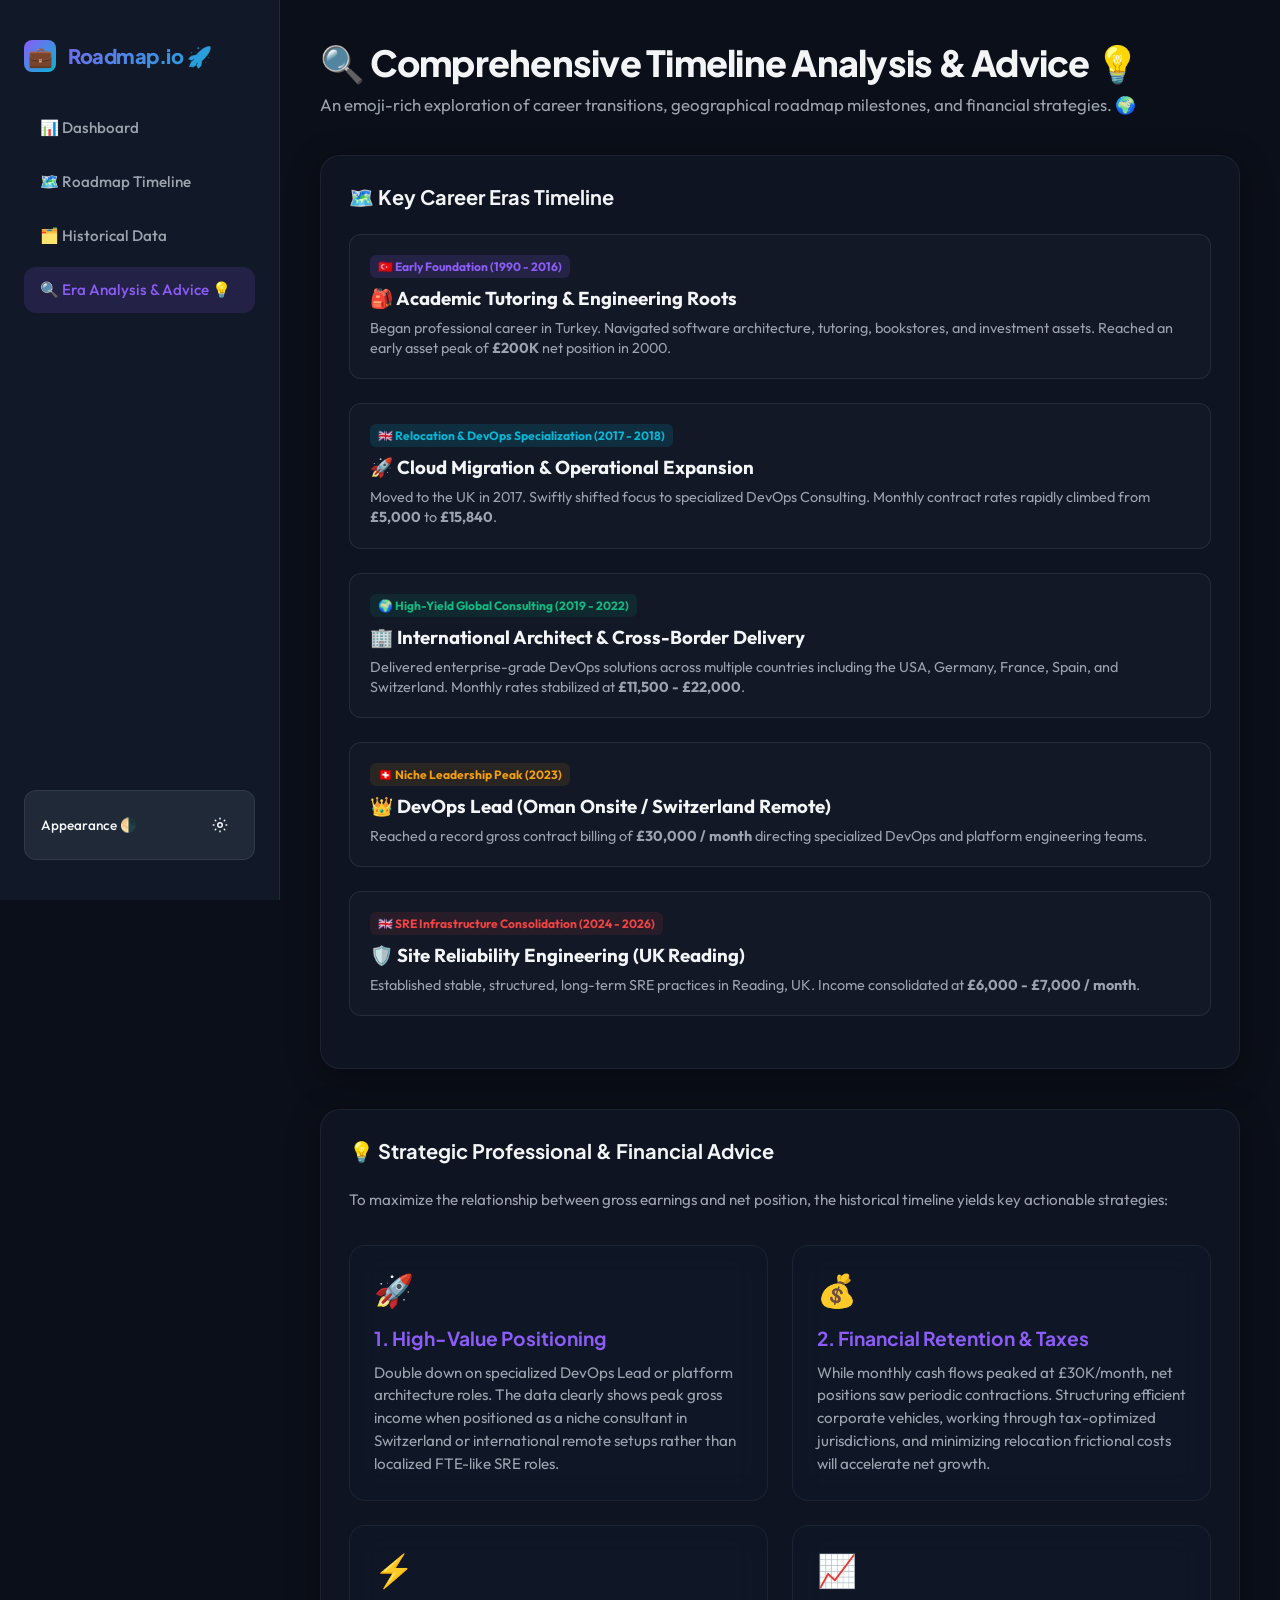
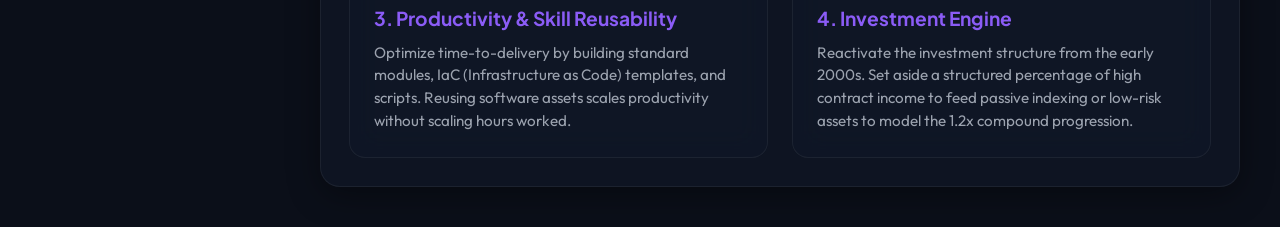
<file: analysis.html>
<!DOCTYPE html>
<html lang="en" data-theme="dark">
<head>
  <meta charset="UTF-8">
  <meta name="viewport" content="width=device-width, initial-scale=1.0">
  <title>🔍 Professional Analysis & Strategic Advice 💡</title>
  <meta name="description" content="In-depth emoji-rich career timeline analysis and strategic financial growth advice.">
  <link rel="stylesheet" href="index.css">
  <style>
    /* Additional custom styles for analysis page styling */
    .advice-grid {
      display: grid;
      grid-template-columns: repeat(auto-fit, minmax(300px, 1fr));
      gap: 1.5rem;
      margin-top: 2rem;
    }
    .advice-card {
      background: var(--glass-bg);
      backdrop-filter: var(--glass-blur);
      -webkit-backdrop-filter: var(--glass-blur);
      border: 1px solid var(--glass-border);
      border-radius: 16px;
      padding: 1.5rem;
      position: relative;
      overflow: hidden;
      transition: var(--transition-smooth);
    }
    .advice-card:hover {
      transform: translateY(-5px);
      border-color: var(--accent-primary);
      box-shadow: var(--card-shadow);
    }
    .advice-card-icon {
      font-size: 2rem;
      margin-bottom: 1rem;
    }
    .advice-card-title {
      font-family: var(--font-secondary);
      font-size: 1.2rem;
      font-weight: 700;
      margin-bottom: 0.75rem;
      color: var(--accent-primary);
    }
    .advice-card-text {
      font-size: 0.95rem;
      color: var(--text-secondary);
      line-height: 1.5;
    }
    .timeline-milestone {
      background: rgba(255, 255, 255, 0.02);
      border: 1px solid var(--border-color);
      border-radius: 12px;
      padding: 1.25rem;
      margin-bottom: 1.5rem;
      transition: var(--transition-smooth);
    }
    .timeline-milestone:hover {
      border-color: var(--accent-secondary);
      background: rgba(255, 255, 255, 0.04);
    }
    .timeline-badge {
      display: inline-block;
      padding: 0.25rem 0.5rem;
      font-size: 0.75rem;
      font-weight: 700;
      border-radius: 6px;
      margin-bottom: 0.5rem;
    }
  </style>
</head>
<body>

  <!-- Sidebar Navigation -->
  <nav class="sidebar" aria-label="Main Navigation">
    <div class="logo-container">
      <div class="logo-icon">💼</div>
      <span>Roadmap.io 🚀</span>
    </div>
    
    <ul class="nav-links">
      <li class="nav-item" id="nav-dashboard"><a href="index.html#dashboard">📊 Dashboard</a></li>
      <li class="nav-item" id="nav-timeline"><a href="index.html#timeline-sec">🗺️ Roadmap Timeline</a></li>
      <li class="nav-item" id="nav-table"><a href="index.html#data-table-sec">🗂️ Historical Data</a></li>
      <li class="nav-item active" id="nav-analysis"><a href="analysis.html">🔍 Era Analysis & Advice 💡</a></li>
    </ul>

    <div class="theme-toggle-container">
      <span style="font-size: 0.85rem; font-weight: 500;">Appearance 🌗</span>
      <button class="theme-toggle-btn" id="theme-toggle" aria-label="Toggle dark mode">
        <svg xmlns="http://www.w3.org/2000/svg" width="18" height="18" fill="none" viewBox="0 0 24 24" stroke="currentColor" stroke-width="2">
          <path stroke-linecap="round" stroke-linejoin="round" d="M12 3v1m0 16v1m9-9h-1M4 12H3m15.364-6.364l-.707.707M6.343 17.657l-.707.707m12.728 0l-.707-.707M6.343 6.343l-.707-.707M15 12a3 3 0 11-6 0 3 3 0 016 0z" />
        </svg>
      </button>
    </div>
  </nav>

  <!-- Main Content Area -->
  <main class="main-content">
    <header>
      <div>
        <h1 id="main-title">🔍 Comprehensive Timeline Analysis & Advice 💡</h1>
        <div class="subtitle">An emoji-rich exploration of career transitions, geographical roadmap milestones, and financial strategies. 🌍</div>
      </div>
    </header>

    <!-- Career Milestones Timeline -->
    <section class="card" style="margin-bottom: 2.5rem;">
      <div class="card-title">
        <span>🗺️ Key Career Eras Timeline</span>
      </div>
      
      <div id="milestones-container">
        <!-- Structured Timeline Cards -->
        <div class="timeline-milestone">
          <span class="timeline-badge" style="background-color: var(--accent-primary-glow); color: var(--accent-primary);">🇹🇷 Early Foundation (1990 - 2016)</span>
          <h3 style="margin-bottom: 0.5rem;">🎒 Academic Tutoring & Engineering Roots</h3>
          <p class="timeline-desc">
            Began professional career in Turkey. Navigated software architecture, tutoring, bookstores, and investment assets. Reached an early asset peak of <strong>£200K</strong> net position in 2000.
          </p>
        </div>

        <div class="timeline-milestone">
          <span class="timeline-badge" style="background-color: var(--accent-secondary-glow); color: var(--accent-secondary);">🇬🇧 Relocation & DevOps Specialization (2017 - 2018)</span>
          <h3 style="margin-bottom: 0.5rem;">🚀 Cloud Migration & Operational Expansion</h3>
          <p class="timeline-desc">
            Moved to the UK in 2017. Swiftly shifted focus to specialized DevOps Consulting. Monthly contract rates rapidly climbed from <strong>£5,000</strong> to <strong>£15,840</strong>.
          </p>
        </div>

        <div class="timeline-milestone">
          <span class="timeline-badge" style="background-color: rgba(16, 185, 129, 0.1); color: var(--accent-success);">🌍 High-Yield Global Consulting (2019 - 2022)</span>
          <h3 style="margin-bottom: 0.5rem;">🏢 International Architect & Cross-Border Delivery</h3>
          <p class="timeline-desc">
            Delivered enterprise-grade DevOps solutions across multiple countries including the USA, Germany, France, Spain, and Switzerland. Monthly rates stabilized at <strong>£11,500 - £22,000</strong>.
          </p>
        </div>

        <div class="timeline-milestone">
          <span class="timeline-badge" style="background-color: rgba(245, 158, 11, 0.1); color: var(--accent-warning);">🇨🇭 Niche Leadership Peak (2023)</span>
          <h3 style="margin-bottom: 0.5rem;">👑 DevOps Lead (Oman Onsite / Switzerland Remote)</h3>
          <p class="timeline-desc">
            Reached a record gross contract billing of <strong>£30,000 / month</strong> directing specialized DevOps and platform engineering teams.
          </p>
        </div>

        <div class="timeline-milestone">
          <span class="timeline-badge" style="background-color: rgba(239, 68, 68, 0.1); color: var(--accent-danger);">🇬🇧 SRE Infrastructure Consolidation (2024 - 2026)</span>
          <h3 style="margin-bottom: 0.5rem;">🛡️ Site Reliability Engineering (UK Reading)</h3>
          <p class="timeline-desc">
            Established stable, structured, long-term SRE practices in Reading, UK. Income consolidated at <strong>£6,000 - £7,000 / month</strong>.
          </p>
        </div>
      </div>
    </section>

    <!-- Strategic Advice Section -->
    <section class="card">
      <div class="card-title">
        <span>💡 Strategic Professional & Financial Advice</span>
      </div>
      
      <p style="color: var(--text-secondary); font-size: 0.95rem; line-height: 1.6;">
        To maximize the relationship between gross earnings and net position, the historical timeline yields key actionable strategies:
      </p>

      <div class="advice-grid">
        <div class="advice-card">
          <div class="advice-card-icon">🚀</div>
          <div class="advice-card-title">1. High-Value Positioning</div>
          <div class="advice-card-text">
            Double down on specialized DevOps Lead or platform architecture roles. The data clearly shows peak gross income when positioned as a niche consultant in Switzerland or international remote setups rather than localized FTE-like SRE roles.
          </div>
        </div>

        <div class="advice-card">
          <div class="advice-card-icon">💰</div>
          <div class="advice-card-title">2. Financial Retention & Taxes</div>
          <div class="advice-card-text">
            While monthly cash flows peaked at £30K/month, net positions saw periodic contractions. Structuring efficient corporate vehicles, working through tax-optimized jurisdictions, and minimizing relocation frictional costs will accelerate net growth.
          </div>
        </div>

        <div class="advice-card">
          <div class="advice-card-icon">⚡</div>
          <div class="advice-card-title">3. Productivity & Skill Reusability</div>
          <div class="advice-card-text">
            Optimize time-to-delivery by building standard modules, IaC (Infrastructure as Code) templates, and scripts. Reusing software assets scales productivity without scaling hours worked.
          </div>
        </div>

        <div class="advice-card">
          <div class="advice-card-icon">📈</div>
          <div class="advice-card-title">4. Investment Engine</div>
          <div class="advice-card-text">
            Reactivate the investment structure from the early 2000s. Set aside a structured percentage of high contract income to feed passive indexing or low-risk assets to model the 1.2x compound progression.
          </div>
        </div>
      </div>
    </section>
  </main>

  <script>
    // Theme toggle
    const themeToggleBtn = document.getElementById('theme-toggle');
    const htmlEl = document.documentElement;
    themeToggleBtn.addEventListener('click', () => {
      const currentTheme = htmlEl.getAttribute('data-theme');
      htmlEl.setAttribute('data-theme', currentTheme === 'dark' ? 'light' : 'dark');
    });
  </script>
</body>
</html>
</file>
<file: index.css>
@import url('https://fonts.googleapis.com/css2?family=Outfit:wght@300;400;500;600;700;800&family=Plus+Jakarta+Sans:wght@300;400;500;600;700;800&display=swap');

:root {
  --font-primary: 'Outfit', sans-serif;
  --font-secondary: 'Plus Jakarta Sans', sans-serif;
  
  /* Dark Theme Colors */
  --bg-primary: #0b0f19;
  --bg-secondary: #111827;
  --bg-tertiary: #1f2937;
  --text-primary: #f3f4f6;
  --text-secondary: #9ca3af;
  --text-muted: #6b7280;
  
  --accent-primary: #8b5cf6; /* Violet */
  --accent-primary-glow: rgba(139, 92, 246, 0.15);
  --accent-secondary: #06b6d4; /* Cyan */
  --accent-secondary-glow: rgba(6, 182, 212, 0.15);
  --accent-success: #10b981; /* Emerald */
  --accent-warning: #f59e0b; /* Amber */
  --accent-danger: #ef4444; /* Rose */
  
  --border-color: rgba(255, 255, 255, 0.08);
  --glass-bg: rgba(17, 24, 39, 0.7);
  --glass-border: rgba(255, 255, 255, 0.06);
  --glass-blur: blur(16px);
  --card-shadow: 0 8px 32px 0 rgba(0, 0, 0, 0.37);
  
  --transition-smooth: all 0.3s cubic-bezier(0.4, 0, 0.2, 1);
}

[data-theme="light"] {
  /* Light Theme Colors */
  --bg-primary: #f8fafc;
  --bg-secondary: #ffffff;
  --bg-tertiary: #f1f5f9;
  --text-primary: #0f172a;
  --text-secondary: #475569;
  --text-muted: #94a3b8;
  
  --accent-primary: #6366f1; /* Indigo */
  --accent-primary-glow: rgba(99, 102, 241, 0.1);
  --accent-secondary: #0ea5e9; /* Sky */
  --accent-secondary-glow: rgba(14, 165, 233, 0.1);
  
  --border-color: rgba(0, 0, 0, 0.08);
  --glass-bg: rgba(255, 255, 255, 0.75);
  --glass-border: rgba(0, 0, 0, 0.06);
  --card-shadow: 0 8px 32px 0 rgba(31, 38, 135, 0.05);
}

* {
  box-sizing: border-box;
  margin: 0;
  padding: 0;
}

body {
  font-family: var(--font-primary);
  background-color: var(--bg-primary);
  color: var(--text-primary);
  min-height: 100vh;
  display: flex;
  overflow-x: hidden;
  transition: var(--transition-smooth);
}

/* Sidebar navigation */
.sidebar {
  width: 280px;
  background-color: var(--bg-secondary);
  border-right: 1px solid var(--border-color);
  padding: 2.5rem 1.5rem;
  display: flex;
  flex-direction: column;
  gap: 2rem;
  height: 100vh;
  position: sticky;
  top: 0;
  z-index: 100;
  flex-shrink: 0;
}

.logo-container {
  display: flex;
  align-items: center;
  gap: 0.75rem;
  font-family: var(--font-secondary);
  font-weight: 800;
  font-size: 1.25rem;
  letter-spacing: -0.5px;
  background: linear-gradient(135deg, var(--accent-primary), var(--accent-secondary));
  -webkit-background-clip: text;
  -webkit-text-fill-color: transparent;
}

.logo-icon {
  width: 32px;
  height: 32px;
  background: linear-gradient(135deg, var(--accent-primary), var(--accent-secondary));
  border-radius: 8px;
  display: flex;
  align-items: center;
  justify-content: center;
  color: white;
  font-weight: bold;
  font-style: normal;
  -webkit-text-fill-color: white;
}

.nav-links {
  list-style: none;
  display: flex;
  flex-direction: column;
  gap: 0.5rem;
}

.nav-item a {
  display: flex;
  align-items: center;
  gap: 0.75rem;
  padding: 0.85rem 1rem;
  color: var(--text-secondary);
  text-decoration: none;
  border-radius: 12px;
  font-weight: 500;
  transition: var(--transition-smooth);
  font-size: 0.95rem;
}

.nav-item.active a, .nav-item a:hover {
  background-color: var(--accent-primary-glow);
  color: var(--accent-primary);
}

.theme-toggle-container {
  margin-top: auto;
  display: flex;
  justify-content: space-between;
  align-items: center;
  padding: 1rem;
  background: var(--bg-tertiary);
  border-radius: 12px;
  border: 1px solid var(--border-color);
}

.theme-toggle-btn {
  background: none;
  border: none;
  color: var(--text-primary);
  cursor: pointer;
  width: 36px;
  height: 36px;
  border-radius: 8px;
  display: flex;
  align-items: center;
  justify-content: center;
  transition: var(--transition-smooth);
}

.theme-toggle-btn:hover {
  background-color: rgba(255, 255, 255, 0.1);
}

/* Main content layout */
.main-content {
  flex-grow: 1;
  padding: 2.5rem;
  overflow-y: auto;
  max-width: 1400px;
  margin: 0 auto;
  width: calc(100% - 280px);
}

header {
  margin-bottom: 2.5rem;
  display: flex;
  justify-content: space-between;
  align-items: flex-start;
}

h1 {
  font-family: var(--font-secondary);
  font-size: 2.25rem;
  font-weight: 800;
  margin-bottom: 0.5rem;
  letter-spacing: -0.75px;
}

.subtitle {
  color: var(--text-secondary);
  font-size: 1.05rem;
}

/* Metric KPI Cards */
.metrics-grid {
  display: grid;
  grid-template-columns: repeat(auto-fit, minmax(260px, 1fr));
  gap: 1.5rem;
  margin-bottom: 2.5rem;
}

.metric-card {
  background: var(--glass-bg);
  backdrop-filter: var(--glass-blur);
  -webkit-backdrop-filter: var(--glass-blur);
  border: 1px solid var(--glass-border);
  border-radius: 20px;
  padding: 1.75rem;
  box-shadow: var(--card-shadow);
  display: flex;
  flex-direction: column;
  gap: 1rem;
  transition: var(--transition-smooth);
  position: relative;
  overflow: hidden;
}

.metric-card::before {
  content: '';
  position: absolute;
  top: 0;
  left: 0;
  width: 4px;
  height: 100%;
  background: linear-gradient(to bottom, var(--accent-primary), var(--accent-secondary));
}

.metric-card:hover {
  transform: translateY(-4px);
  box-shadow: 0 12px 40px 0 rgba(0, 0, 0, 0.45);
  border-color: rgba(255, 255, 255, 0.12);
}

.metric-title {
  color: var(--text-secondary);
  font-size: 0.9rem;
  text-transform: uppercase;
  letter-spacing: 1px;
  font-weight: 600;
}

.metric-value {
  font-size: 2rem;
  font-weight: 700;
  font-family: var(--font-secondary);
  background: linear-gradient(135deg, var(--text-primary), var(--text-secondary));
  -webkit-background-clip: text;
  -webkit-text-fill-color: transparent;
}

.metric-footer {
  font-size: 0.85rem;
  color: var(--text-muted);
  display: flex;
  align-items: center;
  gap: 0.5rem;
}

.trend-up {
  color: var(--accent-success);
  font-weight: 600;
}

.trend-down {
  color: var(--accent-danger);
  font-weight: 600;
}

/* Visualization grid */
.viz-grid {
  display: grid;
  grid-template-columns: 2fr 1fr;
  gap: 1.5rem;
  margin-bottom: 2.5rem;
}

@media (max-width: 1024px) {
  .viz-grid {
    grid-template-columns: 1fr;
  }
}

.card {
  background: var(--glass-bg);
  backdrop-filter: var(--glass-blur);
  -webkit-backdrop-filter: var(--glass-blur);
  border: 1px solid var(--glass-border);
  border-radius: 20px;
  padding: 1.75rem;
  box-shadow: var(--card-shadow);
}

.card-title {
  font-family: var(--font-secondary);
  font-size: 1.25rem;
  font-weight: 700;
  margin-bottom: 1.5rem;
  display: flex;
  justify-content: space-between;
  align-items: center;
}

/* Filters */
.filters-section {
  display: flex;
  flex-wrap: wrap;
  gap: 1rem;
  margin-bottom: 1.5rem;
  background: var(--bg-secondary);
  padding: 1rem;
  border-radius: 12px;
  border: 1px solid var(--border-color);
}

.search-input, .select-filter {
  background-color: var(--bg-primary);
  border: 1px solid var(--border-color);
  color: var(--text-primary);
  padding: 0.65rem 1rem;
  border-radius: 8px;
  font-family: var(--font-primary);
  font-size: 0.9rem;
  outline: none;
  transition: var(--transition-smooth);
}

.search-input {
  flex-grow: 1;
  min-width: 200px;
}

.search-input:focus, .select-filter:focus {
  border-color: var(--accent-primary);
  box-shadow: 0 0 0 3px var(--accent-primary-glow);
}

.select-filter {
  min-width: 150px;
  cursor: pointer;
}

/* Timeline component */
.timeline-container {
  max-height: 450px;
  overflow-y: auto;
  padding-right: 0.5rem;
  position: relative;
}

.timeline {
  position: relative;
  padding-left: 2rem;
  border-left: 2px solid var(--border-color);
}

.timeline-item {
  position: relative;
  margin-bottom: 2rem;
}

.timeline-item::after {
  content: '';
  position: absolute;
  left: -2.35rem;
  top: 0.25rem;
  width: 10px;
  height: 10px;
  border-radius: 50%;
  background-color: var(--accent-primary);
  border: 3px solid var(--bg-primary);
  box-shadow: 0 0 0 3px var(--accent-primary-glow);
  transition: var(--transition-smooth);
}

.timeline-item.pivot::after {
  background-color: var(--accent-warning);
  box-shadow: 0 0 0 3px rgba(245, 158, 11, 0.2);
}

.timeline-date {
  font-size: 0.85rem;
  font-weight: 700;
  color: var(--accent-primary);
  margin-bottom: 0.25rem;
  display: flex;
  justify-content: space-between;
}

.timeline-date.pivot-date {
  color: var(--accent-warning);
}

.timeline-title {
  font-size: 1.05rem;
  font-weight: 600;
  margin-bottom: 0.5rem;
}

.timeline-desc {
  font-size: 0.9rem;
  color: var(--text-secondary);
  line-height: 1.4;
}

.timeline-tags {
  display: flex;
  flex-wrap: wrap;
  gap: 0.5rem;
  margin-top: 0.5rem;
}

.tag {
  font-size: 0.75rem;
  padding: 0.2rem 0.5rem;
  border-radius: 4px;
  font-weight: 500;
  background-color: var(--bg-tertiary);
  color: var(--text-secondary);
}

.tag.accent {
  background-color: var(--accent-primary-glow);
  color: var(--accent-primary);
}

/* Data Table Styling */
.table-container {
  overflow-x: auto;
  border-radius: 12px;
  border: 1px solid var(--border-color);
}

table {
  width: 100%;
  border-collapse: collapse;
  text-align: left;
  font-size: 0.9rem;
}

th {
  background-color: var(--bg-secondary);
  color: var(--text-secondary);
  font-weight: 600;
  padding: 1rem;
  border-bottom: 1px solid var(--border-color);
  font-family: var(--font-secondary);
  text-transform: uppercase;
  font-size: 0.75rem;
  letter-spacing: 0.5px;
}

td {
  padding: 1rem;
  border-bottom: 1px solid var(--border-color);
  color: var(--text-primary);
  transition: var(--transition-smooth);
}

tr:hover td {
  background-color: rgba(255, 255, 255, 0.02);
}

[data-theme="light"] tr:hover td {
  background-color: rgba(0, 0, 0, 0.01);
}

/* Scrollbars */
::-webkit-scrollbar {
  width: 6px;
  height: 6px;
}

::-webkit-scrollbar-track {
  background: transparent;
}

::-webkit-scrollbar-thumb {
  background: var(--border-color);
  border-radius: 10px;
}

::-webkit-scrollbar-thumb:hover {
  background: var(--text-muted);
}
</file>
